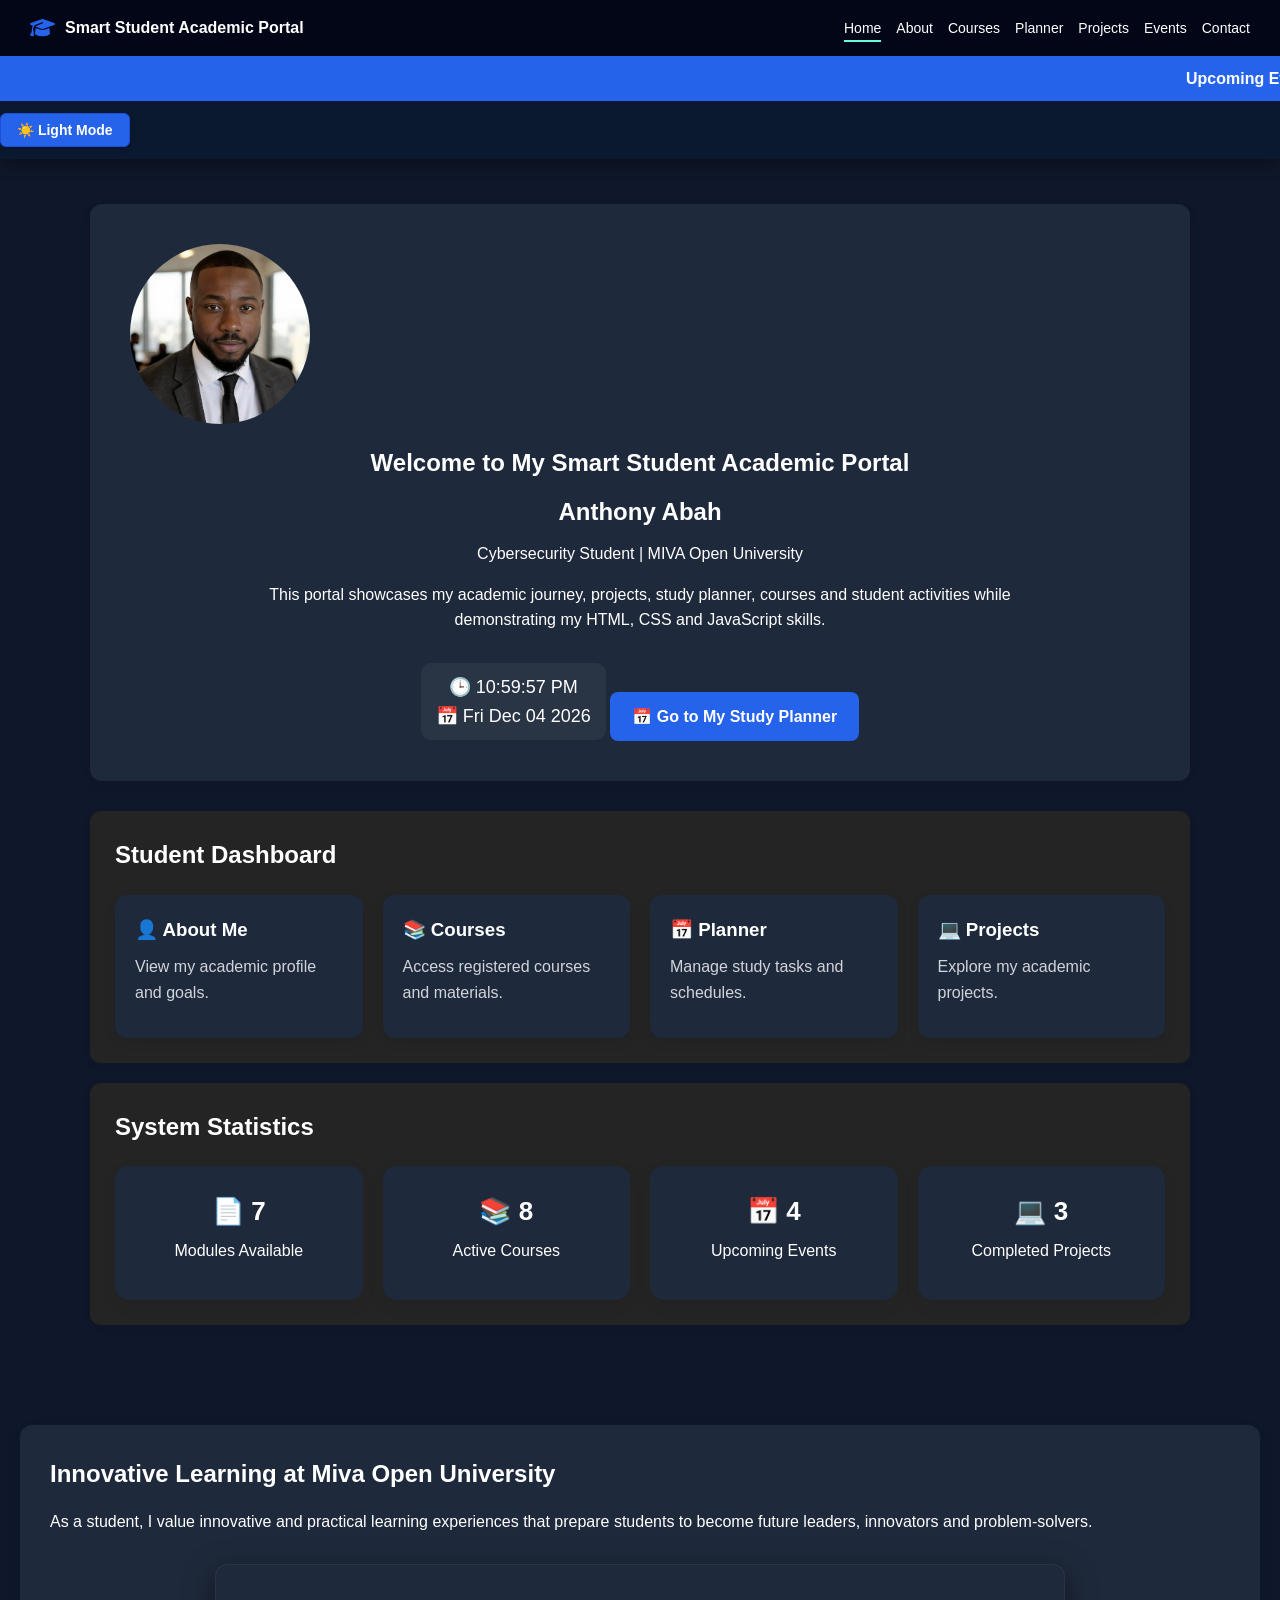
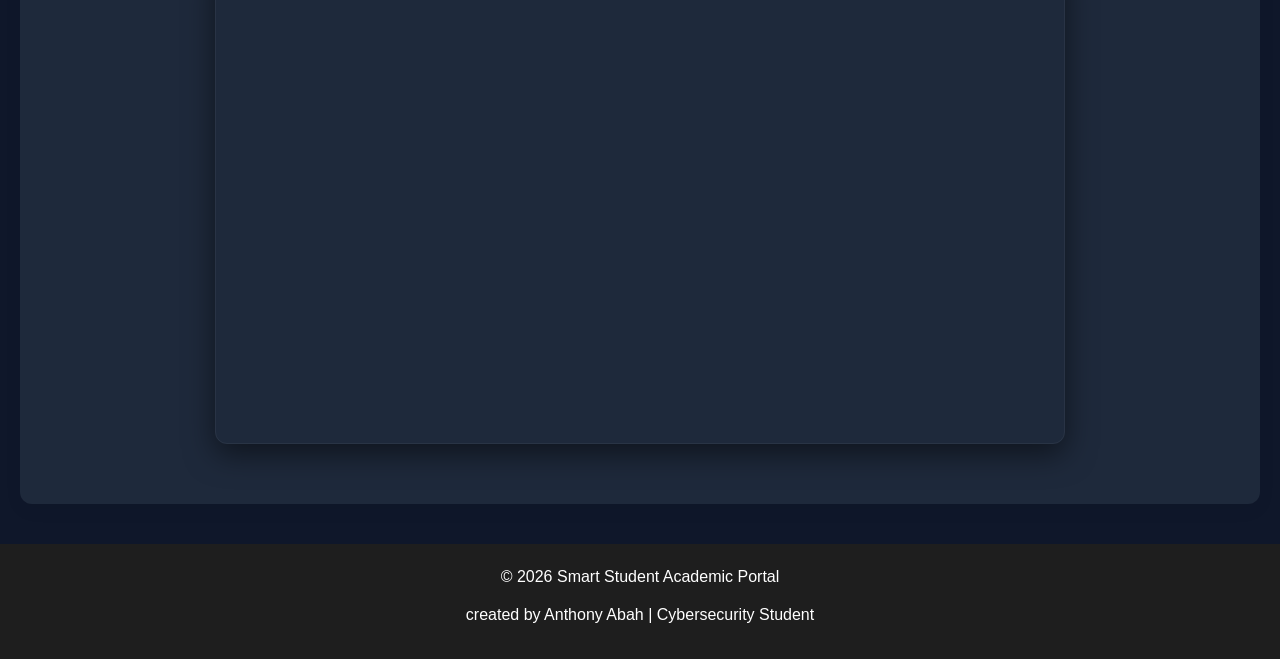
<file: index.html>
<!DOCTYPE html>
<html lang="en">

<head>
<meta charset="UTF-8">
<meta name="viewport" content="width=device-width, initial-scale=1.0">
<title>Smart Student Academic Portal</title>
<link rel="stylesheet" href="https://cdnjs.cloudflare.com/ajax/libs/font-awesome/6.5.0/css/all.min.css">
<script>
(function () {
    const savedTheme = localStorage.getItem("theme");

    if (savedTheme === "dark") {
        document.documentElement.classList.add("dark-mode");
    }
})();
</script>

<link rel="stylesheet" href="style.css">
</head>

<body>
<div id="loader">
    <div class="spinner"></div>
    <p>Loading Smart Portal...</p>
</div>

<!-- HEADER -->
<header>

<nav>
    <div class="logo">
<i class="fa-solid fa-graduation-cap"></i>
Smart Student Academic Portal
</div>

    <ul>
        <li><a href="index.html">Home</a></li>
        <li><a href="about.html">About</a></li>
        <li><a href="courses.html">Courses</a></li>
        <li><a href="planner.html">Planner</a></li>
        <li><a href="projects.html">Projects</a></li>
        <li><a href="events.html">Events</a></li>
        <li><a href="appointments.html">Contact</a></li>
    </ul>
</nav>

<div class="sticky-bar">
        <marquee>
            Upcoming Events: Department Orientation | CSC106 Lab Assessment | Cybersecurity Awareness Seminar | Student Innovation Workshop
        </marquee>
        <button id="darkModeBtn" onclick="toggleDarkMode()">
            🌙 Dark Mode
        </button>
    </div>

</header>

<!-- MAIN CONTENT -->
<main class="container">

<!-- HERO SECTION -->
<section class="hero-home">

    <img src="images/my-photo.jpg" alt="Anthony Abah" class="profile-image">

    <h1>Welcome to My Smart Student Academic Portal</h1>

    <h2>Anthony Abah</h2>

    <p>Cybersecurity Student | MIVA Open University</p>

    <p>
        This portal showcases my academic journey, projects, study planner, courses and student activities while demonstrating my HTML, CSS and JavaScript skills.
    </p>

    <!-- LIVE CLOCK -->
    <div id="dateTime"></div>

    <!-- CTA BUTTON -->
    <a href="planner.html" class="cta-button">
        📅 Go to My Study Planner
    </a>

</section>

<!-- STUDENT DASHBOARD (NAVIGATION SYSTEM) -->
<section class="content-block">

    <h2>Student Dashboard</h2>

    <div class="dashboard-grid">

        <a href="about.html" class="dash-card">
            <h3>👤 About Me</h3>
            <p>View my academic profile and goals.</p>
        </a>

        <a href="courses.html" class="dash-card">
            <h3>📚 Courses</h3>
            <p>Access registered courses and materials.</p>
        </a>

        <a href="planner.html" class="dash-card">
            <h3>📅 Planner</h3>
            <p>Manage study tasks and schedules.</p>
        </a>

        <a href="projects.html" class="dash-card">
            <h3>💻 Projects</h3>
            <p>Explore my academic projects.</p>
        </a>

    </div>

</section>

<!-- SYSTEM STATISTICS -->
<section class="content-block">

    <h2>System Statistics</h2>

    <div class="stats-grid">

        <div class="stat-card">
            <h3>📄 7</h3>
            <p>Modules Available</p>
        </div>

        <div class="stat-card">
            <h3>📚 8</h3>
            <p>Active Courses</p>
        </div>

        <div class="stat-card">
            <h3>📅 4</h3>
            <p>Upcoming Events</p>
        </div>

        <div class="stat-card">
            <h3>💻 3</h3>
            <p>Completed Projects</p>
        </div>

    </div>

</section>

</main>

<!-- MULTIMEDIA SECTION -->
<section class="multimedia">

<h2>Innovative Learning at Miva Open University</h2>

<p>
As a student, I value innovative and practical learning experiences that prepare students to become future leaders, innovators and problem-solvers.
</p>

<iframe
width="100%"
height="400"
src="https://www.youtube.com/embed/z3Wjd0KyfBA"
title="Miva Open University Innovative Learning"
allowfullscreen>
</iframe>

</section>

<!-- FOOTER -->
<footer>

<p>© 2026 Smart Student Academic Portal</p>
<p>created by Anthony Abah | Cybersecurity Student</p>

</footer>

<script src="script.js"></script>
<button id="topBtn" onclick="scrollToTop()">↑ Top</button>
</body>
</html>
</file>
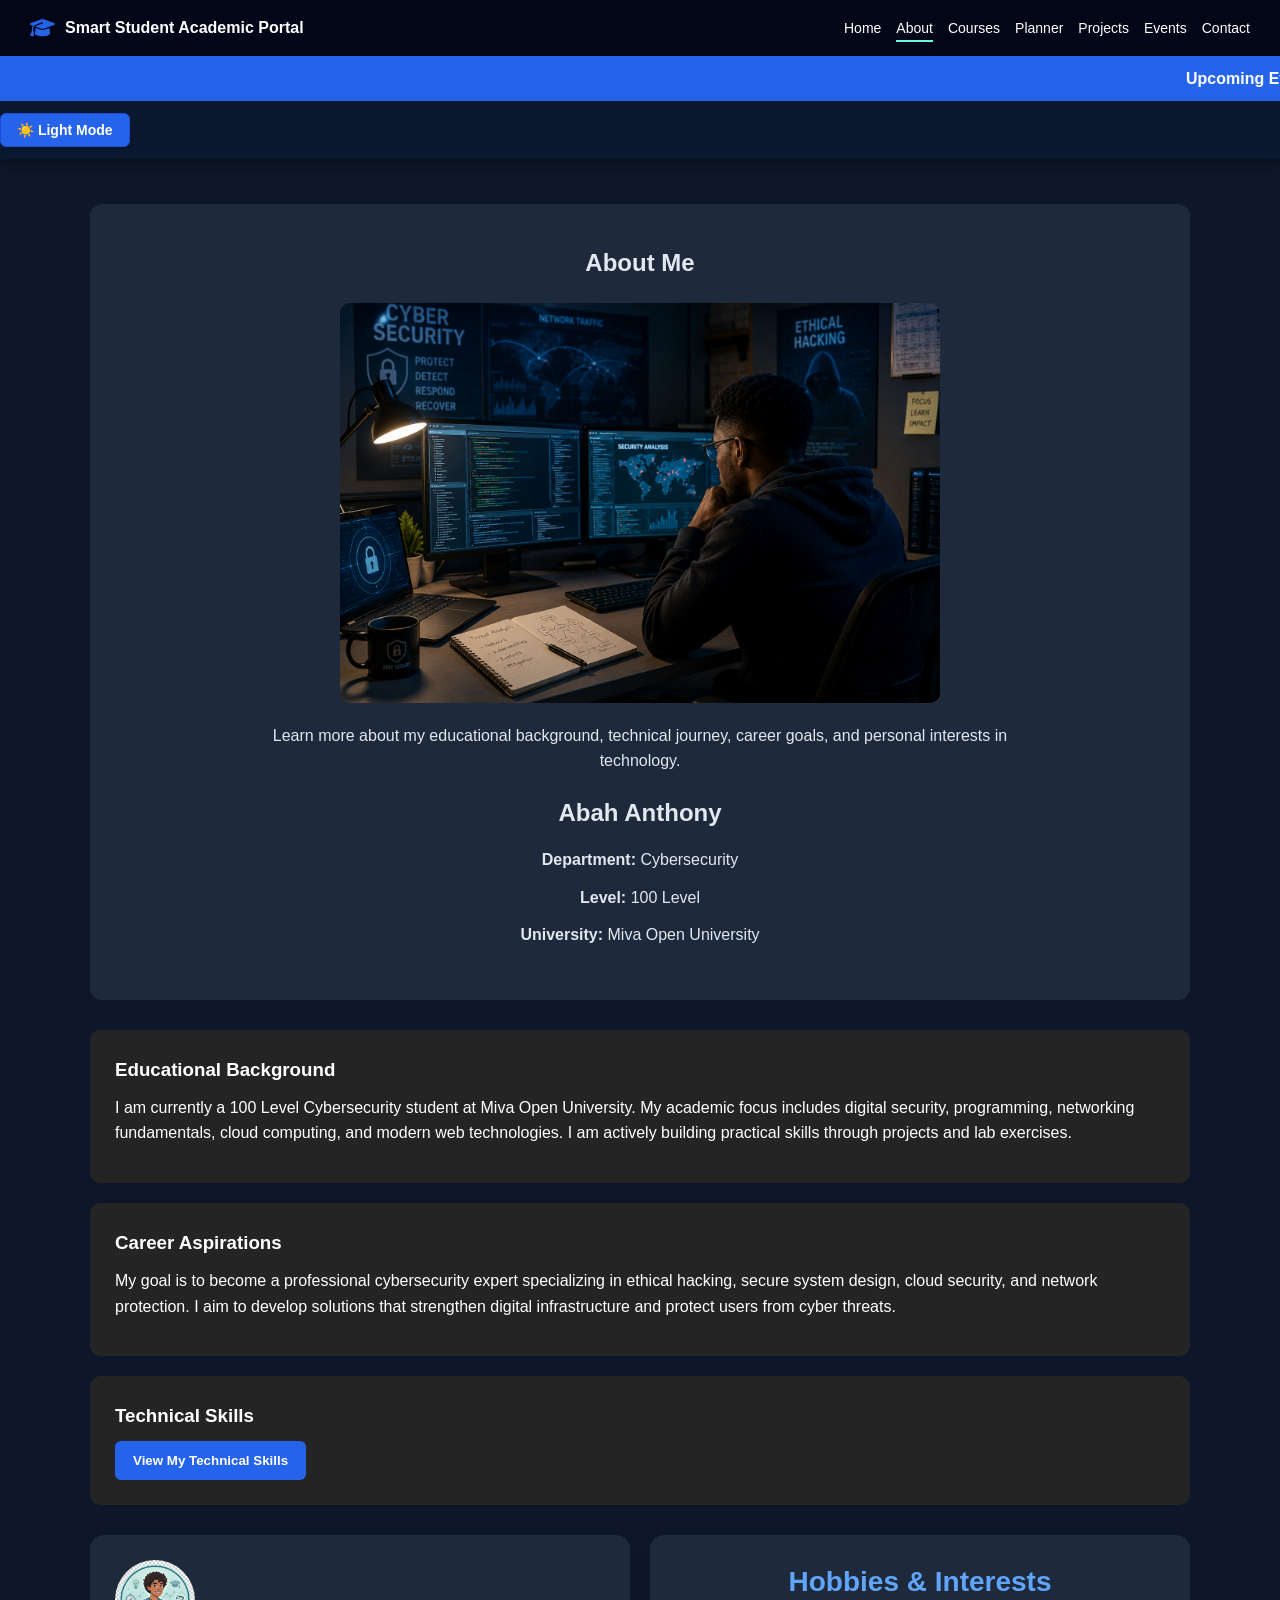
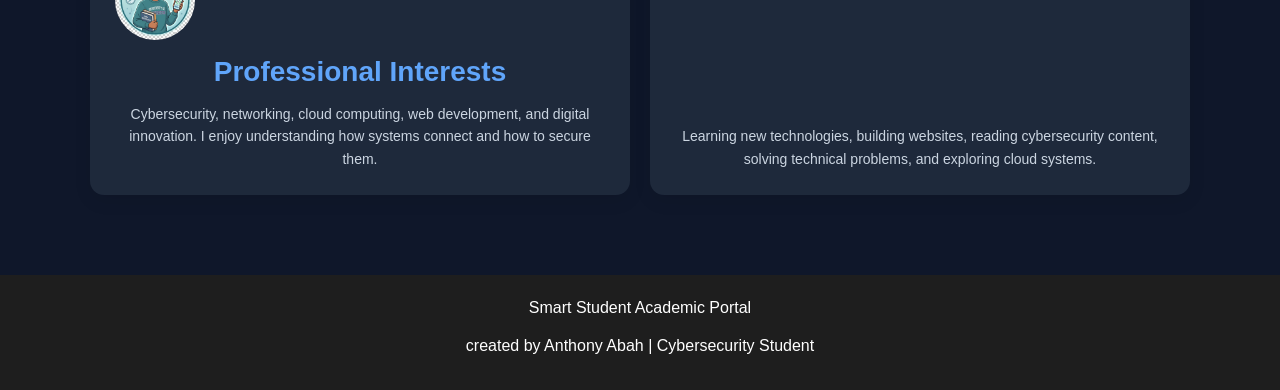
<file: about.html>
<!DOCTYPE html>
<html lang="en">

<head>
<meta charset="UTF-8">
<meta name="viewport" content="width=device-width, initial-scale=1.0">

<title>About Me | Smart Student Academic Portal</title>
<link rel="stylesheet" href="https://cdnjs.cloudflare.com/ajax/libs/font-awesome/6.5.0/css/all.min.css">

<link rel="stylesheet" href="style.css">

<script>
(function () {
    const savedTheme = localStorage.getItem("theme");

    if (savedTheme === "dark") {
        document.documentElement.classList.add("dark-mode");
    }
})();
</script>
</head>

<body>

    <div id="loader">
    <div class="spinner"></div>
    <p>Loading Smart Portal...</p>
</div>
<header>

<nav>
<div class="logo">
<i class="fa-solid fa-graduation-cap"></i>
Smart Student Academic Portal
</div>

<ul>
<li><a href="index.html">Home</a></li>
<li><a href="about.html" class="active">About</a></li>
<li><a href="courses.html">Courses</a></li>
<li><a href="planner.html">Planner</a></li>
<li><a href="projects.html">Projects</a></li>
<li><a href="events.html">Events</a></li>
<li><a href="appointments.html">Contact</a></li>
</ul>
</nav>

<div class="sticky-bar">
        <marquee>
            Upcoming Events: Department Orientation | CSC106 Lab Assessment | Cybersecurity Awareness Seminar | Student Innovation Workshop
        </marquee>
        <button id="darkModeBtn" onclick="toggleDarkMode()">
            🌙 Dark Mode
        </button>
    </div>

</header>


<main class="container">

<section class="about-hero">

<h1>About Me</h1>

<img src="images/cyber-analysis.png"
alt="Cybersecurity Professional Analyzing Data">

<p>
Learn more about my educational background, technical journey, career goals, and personal interests in technology.
</p>

<h2>Abah Anthony</h2>

<p><strong>Department:</strong> Cybersecurity</p>
<p><strong>Level:</strong> 100 Level</p>
<p><strong>University:</strong> Miva Open University</p>

</section>


<section class="content-block">

<h3>Educational Background</h3>

<p>
I am currently a 100 Level Cybersecurity student at Miva Open University.
My academic focus includes digital security, programming, networking fundamentals,
cloud computing, and modern web technologies. I am actively building practical skills
through projects and lab exercises.
</p>

</section>


<section class="content-block">

<h3>Career Aspirations</h3>

<p>
My goal is to become a professional cybersecurity expert specializing in ethical hacking,
secure system design, cloud security, and network protection. I aim to develop solutions
that strengthen digital infrastructure and protect users from cyber threats.
</p>

</section>


<section class="content-block">

<h3>Technical Skills</h3>

<button onclick="toggleSkills()">View My Technical Skills</button>

<div id="skills" style="display:none;">
<ul>
<li>HTML5 & CSS3</li>
<li>JavaScript Basics</li>
<li>Python Programming</li>
<li>Cybersecurity Fundamentals</li>
<li>Networking Basics</li>
<li>Cloud Networking Fundamentals</li>
<li>Cloud Computing Concepts</li>
<li>Network Security Principles</li>
<li>Problem Solving</li>
</ul>
</div>

</section>


<section class="card-container">

<div class="card">
<img src="images/student-avatar.png" alt="Student Avatar">
<h3>Professional Interests</h3>
<p>
Cybersecurity, networking, cloud computing, web development, and digital innovation.
I enjoy understanding how systems connect and how to secure them.
</p>
</div>

<div class="card">
<h3>Hobbies & Interests</h3>
<p>
Learning new technologies, building websites, reading cybersecurity content,
solving technical problems, and exploring cloud systems.
</p>
</div>

</section>

</main>


<footer>
<p>Smart Student Academic Portal</p>
<p>created by Anthony Abah | Cybersecurity Student</p>
</footer>


<script src="script.js"></script>
<button id="topBtn" onclick="scrollToTop()">↑ Top</button>
</body>
</html>
</file>
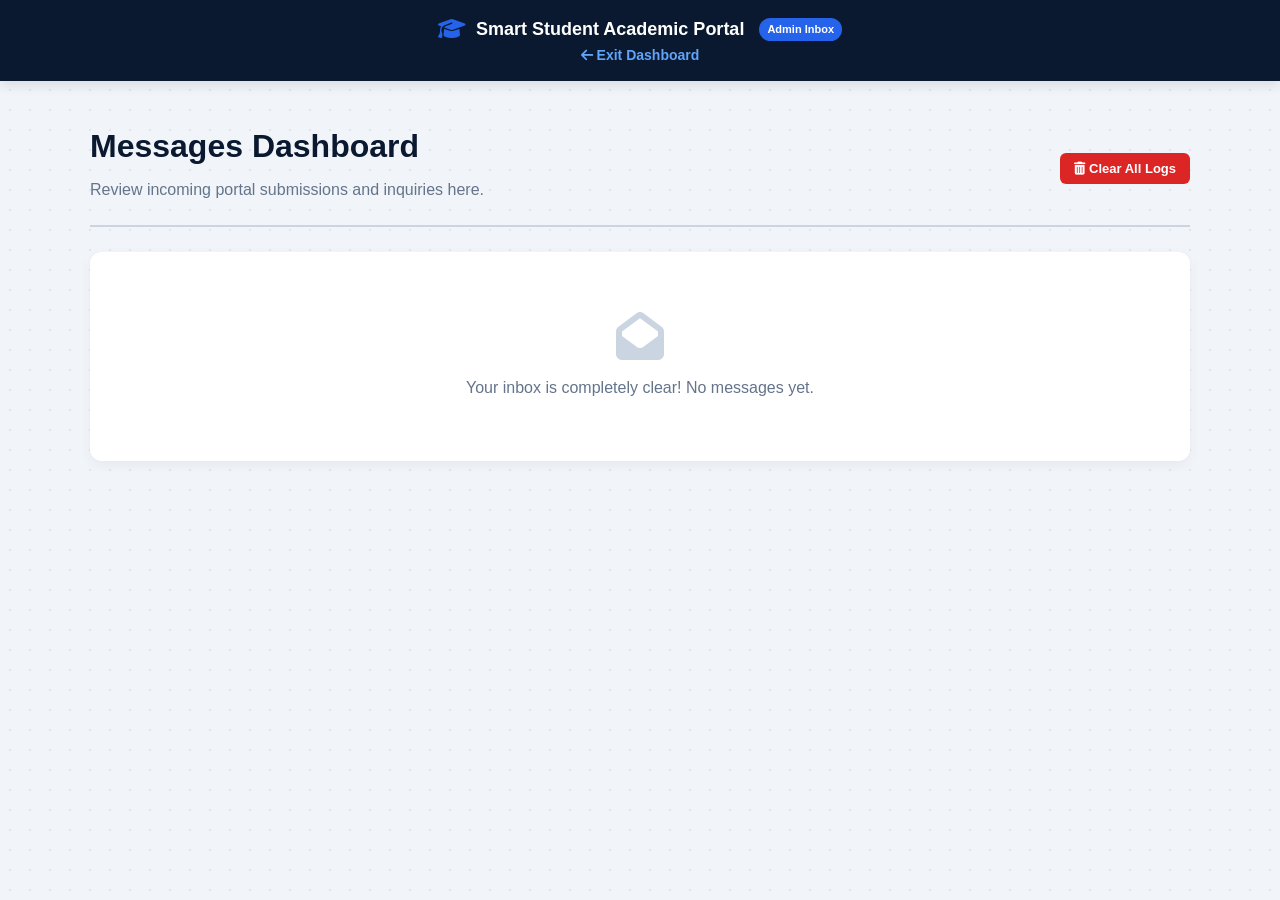
<file: admin.html>
<!DOCTYPE html>
<html>
<head>
    <title>Admin Inbox</title>
    <link rel="stylesheet" href="https://cdnjs.cloudflare.com/ajax/libs/font-awesome/6.5.0/css/all.min.css">
    <link rel="stylesheet" href="style.css">
</head>
<body>

<div id="loader">
    <div class="spinner"></div>
    <p>Loading Admin Dashboard...</p>
</div>

<header style="background: #0A192F; color: white; padding: 15px 30px; display: flex; justify-content: space-between; align-items: center; box-shadow: 0 4px 12px rgba(0,0,0,0.1);">
    <div class="logo" style="display: flex; align-items: center; gap: 10px; font-weight: bold; font-size: 18px;">
        <i class="fa-solid fa-graduation-cap" style="color: #2563eb; font-size: 22px;"></i>
        Smart Student Academic Portal <span style="background: #2563eb; font-size: 11px; padding: 3px 8px; border-radius: 20px; margin-left: 5px;">Admin Inbox</span>
    </div>
    <a href="index.html" style="color: #60a5fa; text-decoration: none; font-size: 14px; font-weight: 600; transition: 0.3s;"><i class="fa-solid fa-arrow-left"></i> Exit Dashboard</a>
</header>

<main class="container" style="padding-top: 40px;">
    <div style="display: flex; justify-content: space-between; align-items: center; margin-bottom: 25px; border-bottom: 2px solid #cbd5e1; padding-bottom: 10px;">
        <div>
            <h1 style="margin: 0; color: #0A192F;">Messages Dashboard</h1>
            <p style="color: #64748b; margin-top: 5px;">Review incoming portal submissions and inquiries here.</p>
        </div>
        <button onclick="clearInbox()" style="background: #dc2626; color: white; padding: 8px 14px; font-size: 13px; font-weight: 600; border-radius: 6px; border: none; cursor: pointer;">
            <i class="fa-solid fa-trash-can"></i> Clear All Logs
        </button>
    </div>

    <div id="messages"></div>
</main>

<script>
function loadMessages() {
    let inbox = JSON.parse(localStorage.getItem("messages")) || [];
    let container = document.getElementById("messages");

    if (!container) return;

    if (inbox.length === 0) {
        container.innerHTML = `
            <div style="text-align: center; padding: 60px 20px; background: white; border-radius: 12px; box-shadow: 0 4px 12px rgba(0,0,0,0.05);">
                <i class="fa-solid fa-envelope-open" style="font-size: 48px; color: #cbd5e1; margin-bottom: 15px;"></i>
                <p style="color: #64748b; font-size: 16px; margin: 0;">Your inbox is completely clear! No messages yet.</p>
            </div>`;
        return;
    }

    // Maps out messages into stunning card formats with crisp spacing
    container.innerHTML = inbox.map((msg, index) => `
        <div class="card" style="opacity: 1; transform: none; display: block; background: white; border-radius: 12px; padding: 25px; margin-bottom: 20px; box-shadow: 0 4px 15px rgba(0,0,0,0.05); text-align: left; border-left: 5px solid #2563eb;">
            <h3 style="color: #0A192F; margin-bottom: 15px; font-size: 20px; display: flex; align-items: center; gap: 8px;"><i class="fa-solid fa-circle-user" style="color: #2563eb;"></i> ${msg.name}</h3>
            <div style="display: grid; grid-template-columns: repeat(auto-fit, minmax(200px, 1fr)); gap: 10px; margin-bottom: 15px; background: #f8fafc; padding: 12px; border-radius: 8px; font-size: 14px;">
                <p style="margin: 0; color: #334155;"><strong><i class="fa-solid fa-envelope" style="width: 16px;"></i> Email:</strong> ${msg.email}</p>
                <p style="margin: 0; color: #334155;"><strong><i class="fa-solid fa-phone" style="width: 16px;"></i> Phone:</strong> ${msg.phone}</p>
                <p style="margin: 0; color: #334155;"><strong><i class="fa-solid fa-circle-info" style="width: 16px;"></i> Purpose:</strong> ${msg.purpose}</p>
            </div>
            <p style="color: #1e293b; background: #ffffff; padding: 10px 0; font-size: 15px; border-top: 1px dashed #e2e8f0; margin-bottom: 15px;"><strong>Message:</strong><br>${msg.message}</p>
            <p style="margin: 0; text-align: right;"><small style="color: #94a3b8; font-size: 12px;"><i class="fa-solid fa-clock"></i> Received: ${msg.time}</small></p>
        </div>
    `).join("");
}

// Clear Inbox utility method feature
function clearInbox() {
    if (confirm("Are you sure you want to permanently clear all inbox data records? This step cannot be undone.")) {
        localStorage.removeItem("messages");
        loadMessages();
    }
}

window.addEventListener("DOMContentLoaded", () => {
    let loader = document.getElementById("loader");
    if (loader) {
        setTimeout(() => {
            loader.classList.add("hide");
        }, 400);
    }
    loadMessages();
});
</script>

</body>
</html>
</file>
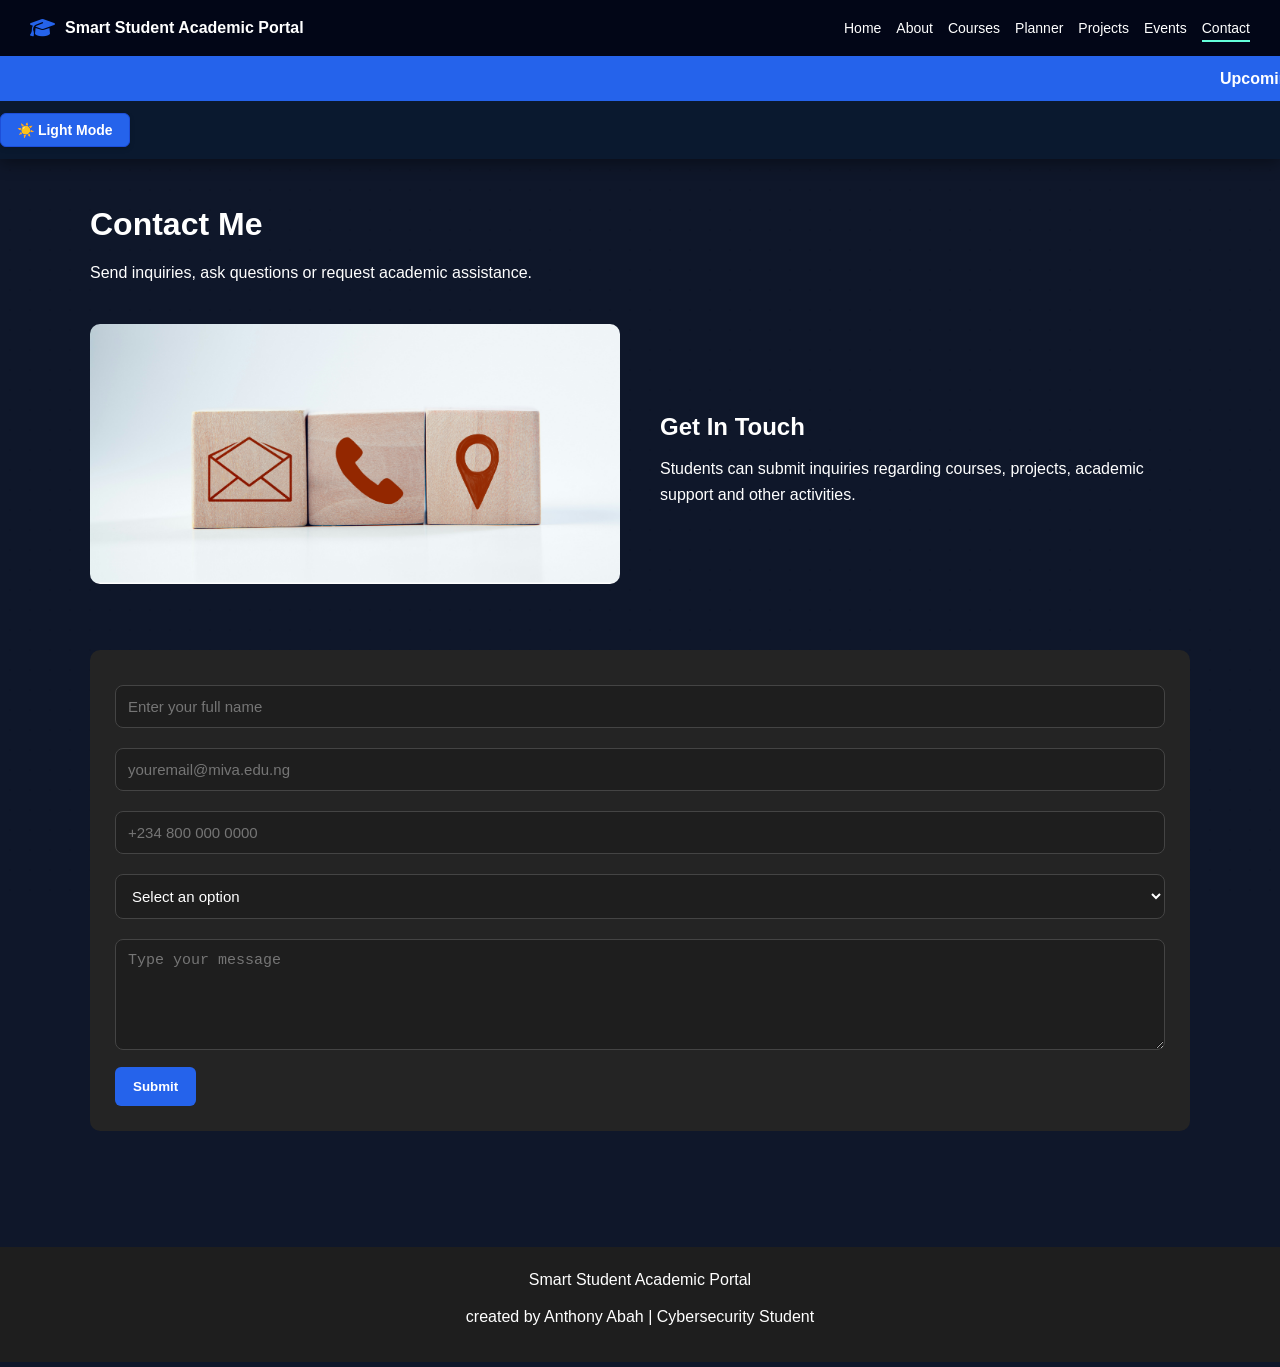
<file: appointments.html>
<!DOCTYPE html>

<html lang="en">

<head>

<meta charset="UTF-8">

<meta name="viewport" content="width=device-width, initial-scale=1.0">

<title>Contact | Smart Student Academic Portal</title>
<link rel="stylesheet" href="https://cdnjs.cloudflare.com/ajax/libs/font-awesome/6.5.0/css/all.min.css">
<script>
(function () {
    const savedTheme = localStorage.getItem("theme");

    if (savedTheme === "dark") {
        document.documentElement.classList.add("dark-mode");
    }
})();
</script>

<link rel="stylesheet" href="style.css">

</head>

<body>

    <div id="loader">
    <div class="spinner"></div>
    <p>Loading Smart Portal...</p>
</div>
<header>

<nav>

<div class="logo">
<i class="fa-solid fa-graduation-cap"></i>
Smart Student Academic Portal
</div>

<ul>

<li><a href="index.html">Home</a></li>

<li><a href="about.html">About</a></li>

<li><a href="courses.html">Courses</a></li>

<li><a href="planner.html">Planner</a></li>

<li><a href="projects.html">Projects</a></li>

<li><a href="events.html">Events</a></li>

<li><a href="appointments.html">Contact</a></li>

</ul>

</nav>

<div class="sticky-bar">
        <marquee>
            Upcoming Events: Department Orientation | CSC106 Lab Assessment | Cybersecurity Awareness Seminar | Student Innovation Workshop
        </marquee>
        <button id="darkModeBtn" onclick="toggleDarkMode()">
            🌙 Dark Mode
        </button>
    </div>

</header>


<main class="container">

<h1>Contact Me</h1>

<p>

Send inquiries, ask questions or request academic assistance.

</p>

<br>

<div class="hero">

<div class="hero-image">

<img src="images/contact.png" alt="Contact">

</div>

<div class="hero-text">

<h2>Get In Touch</h2>

<p>

Students can submit inquiries regarding courses, projects, academic support and other activities.

</p>

</div>

</div>

<br>

<form id="contactForm">

<input id="fullName" type="text" placeholder="Enter your full name" required>
<input id="email" type="email" placeholder="youremail@miva.edu.ng" required>
<input id="phone" type="tel" inputmode="numeric"
placeholder="+234 800 000 0000"
pattern="^\+?[0-9]{7,15}$"
required>

<select id="purpose" required>
    <option value="">Select an option</option>
    <option>Academic Inquiry</option>
    <option>Course Registration</option>
    <option>Project Discussion</option>
    <option>General Support</option>
</select>

<textarea id="message" rows="5" placeholder="Type your message" required></textarea>

<button type="button" onclick="bookAppointment()">
    Submit
</button>

</form>

<h3 id="appointmentMessage"></h3>

<br>


</div>
<div id="toast" class="toast"></div>
</main>


<footer>

<p>Smart Student Academic Portal</p>

<p>created by Anthony Abah | Cybersecurity Student</p>

</footer>

<script src="script.js"></script>
<button id="topBtn" onclick="scrollToTop()">↑ Top</button>
<script>
function bookAppointment() {
    // 1. Grab values from my actual HTML IDs
    let nameField = document.getElementById("fullName");
    let emailField = document.getElementById("email");
    let phoneField = document.getElementById("phone");
    let purposeField = document.getElementById("purpose");
    let messageField = document.getElementById("message");

    // Check if the form is completely filled out before saving
    if (!nameField.value || !emailField.value || !phoneField.value || !purposeField.value || !messageField.value) {
        alert("Please fill in all fields before submitting.");
        return;
    }

    // 2. Build the message object to match my Inbox mapping structure
    let newMsg = {
        name: nameField.value,
        email: emailField.value,
        phone: phoneField.value,
        purpose: purposeField.value,
        message: messageField.value,
        time: new Date().toLocaleString()
    };

    // 3. Pull existing messages array, push the new data, and save back to localStorage
    let inbox = JSON.parse(localStorage.getItem("messages")) || [];
    inbox.push(newMsg);
    localStorage.setItem("messages", JSON.stringify(inbox));

    // 4. Provide visual feedback and clear the form inputs
    let outputMessage = document.getElementById("appointmentMessage");
    if (outputMessage) {
        outputMessage.innerText = "🎉 Message recorded successfully and sent to Admin Inbox!";
        outputMessage.style.color = "#10b981"; 
    } else {
        alert("Message recorded successfully!");
    }

    
    document.getElementById("contactForm").reset();
}
</script>
</body>

</html>
</file>
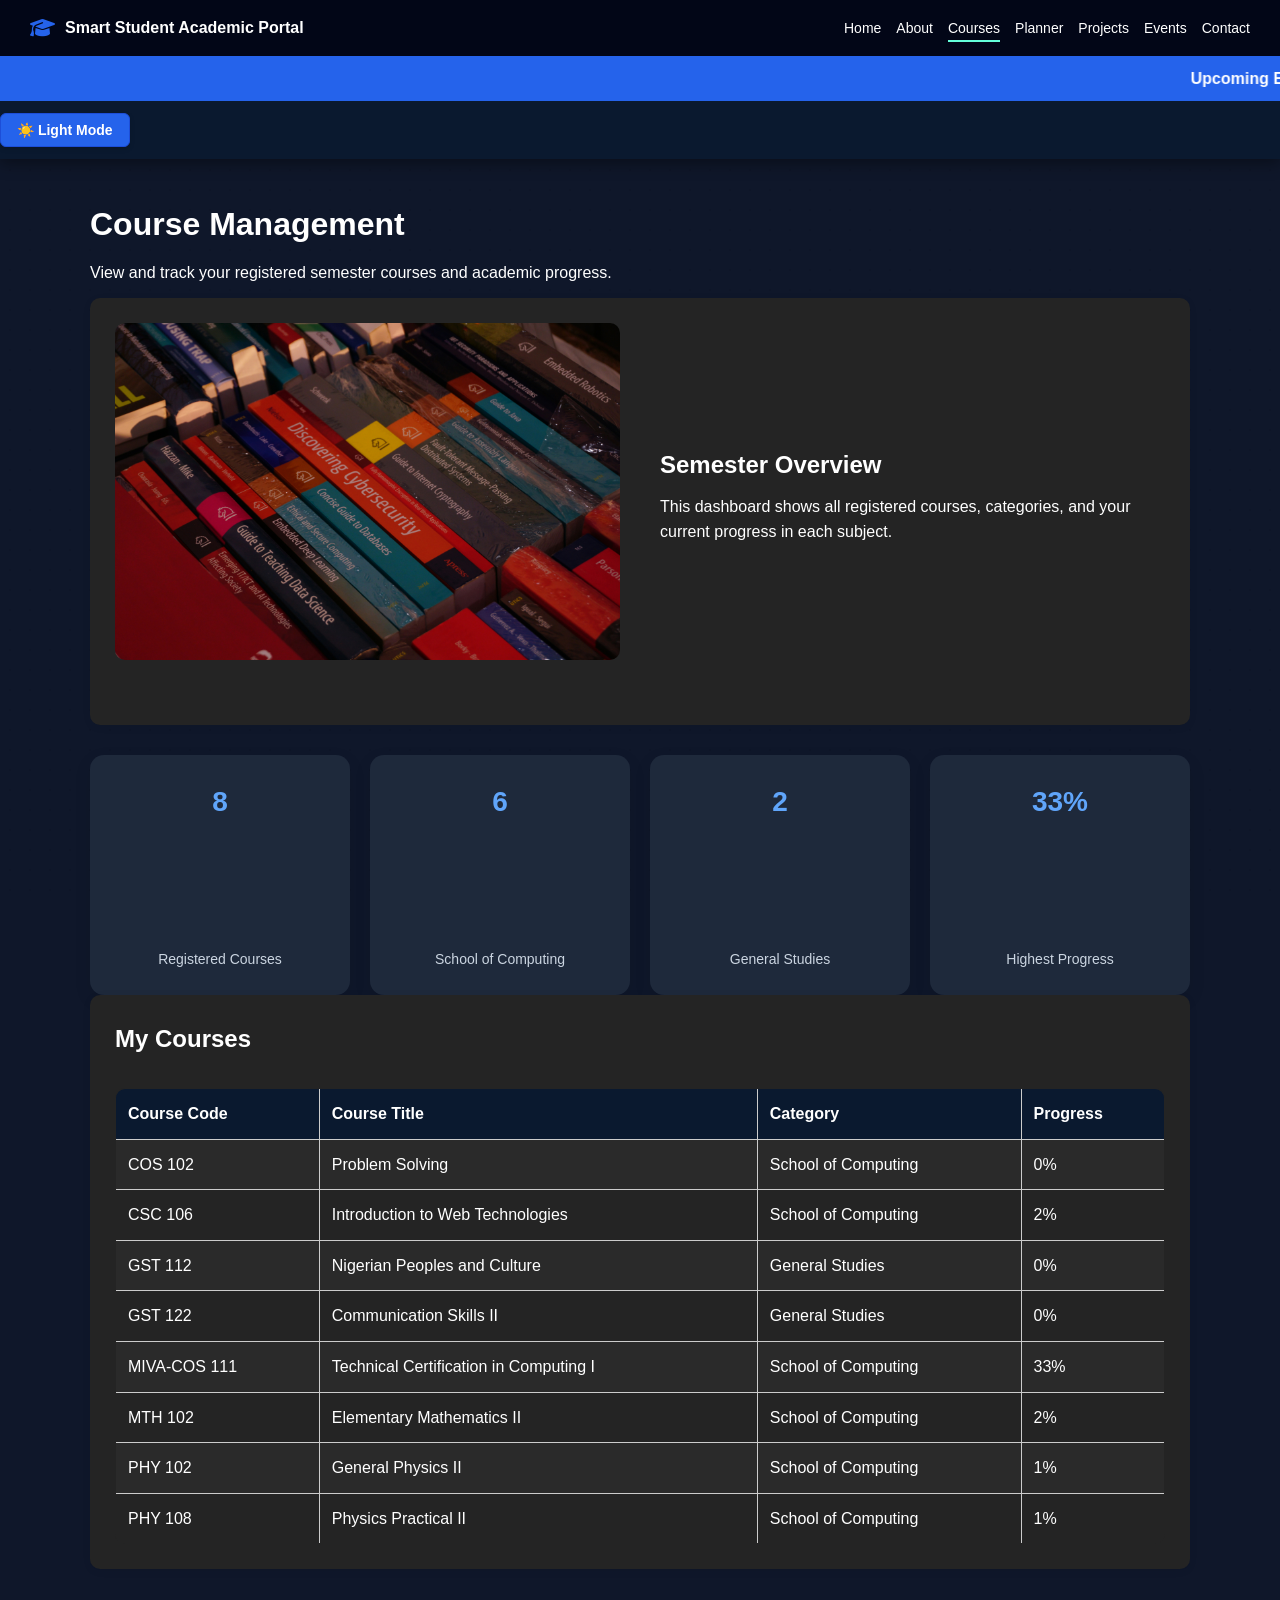
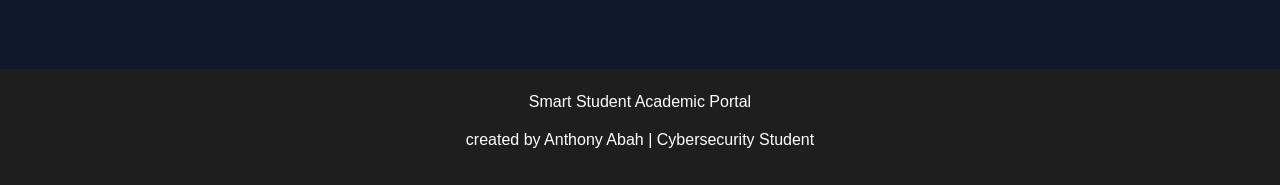
<file: courses.html>
<!DOCTYPE html>

<html lang="en">

<head>

<meta charset="UTF-8">

<meta name="viewport" content="width=device-width, initial-scale=1.0">

<title>Course Management | Smart Student Academic Portal</title>
<link rel="stylesheet" href="https://cdnjs.cloudflare.com/ajax/libs/font-awesome/6.5.0/css/all.min.css">
<script>
(function () {
    const savedTheme = localStorage.getItem("theme");

    if (savedTheme === "dark") {
        document.documentElement.classList.add("dark-mode");
    }
})();
</script>

<link rel="stylesheet" href="style.css">

</head>

<body>

    <div id="loader">
    <div class="spinner"></div>
    <p>Loading Smart Portal...</p>
</div>
<header>

<nav>

<div class="logo">
<i class="fa-solid fa-graduation-cap"></i>
Smart Student Academic Portal
</div>

<ul>

<li><a href="index.html">Home</a></li>

<li><a href="about.html">About</a></li>

<li><a href="courses.html">Courses</a></li>

<li><a href="planner.html">Planner</a></li>

<li><a href="projects.html">Projects</a></li>

<li><a href="events.html">Events</a></li>

<li><a href="appointments.html">Contact</a></li>

</ul>

</nav>

<div class="sticky-bar">
        <marquee>
            Upcoming Events: Department Orientation | CSC106 Lab Assessment | Cybersecurity Awareness Seminar | Student Innovation Workshop
        </marquee>
        <button id="darkModeBtn" onclick="toggleDarkMode()">
            🌙 Dark Mode
        </button>
    </div>

</header>


<main class="container">

    <h1>Course Management</h1>
    <p>View and track your registered semester courses and academic progress.</p>

    <!-- HERO SECTION -->
    <section class="content-block">

        <div class="hero">
            <div class="hero-image">
                <img src="images/online-learning.png" alt="Online Learning Platform">
            </div>

            <div class="hero-text">
                <h2>Semester Overview</h2>
                <p>
                    This dashboard shows all registered courses, categories, and your current progress in each subject.
                </p>
            </div>
        </div>

    </section>

    <!-- COURSE SUMMARY CARDS -->
    <section class="card-container">

        <div class="card">
            <h3>8</h3>
            <p>Registered Courses</p>
        </div>

        <div class="card">
            <h3>6</h3>
            <p>School of Computing</p>
        </div>

        <div class="card">
            <h3>2</h3>
            <p>General Studies</p>
        </div>

        <div class="card">
            <h3>33%</h3>
            <p>Highest Progress</p>
        </div>

    </section>

    <!-- COURSE TABLE SECTION -->
    <section class="content-block">

        <h2>My Courses</h2>

    <div class="table-wrapper">
    <table>

            <tr>
                <th>Course Code</th>
                <th>Course Title</th>
                <th>Category</th>
                <th>Progress</th>
            </tr>

            <tr>
                <td>COS 102</td>
                <td>Problem Solving</td>
                <td>School of Computing</td>
                <td>0%</td>
            </tr>

            <tr>
                <td>CSC 106</td>
                <td>Introduction to Web Technologies</td>
                <td>School of Computing</td>
                <td>2%</td>
            </tr>

            <tr>
                <td>GST 112</td>
                <td>Nigerian Peoples and Culture</td>
                <td>General Studies</td>
                <td>0%</td>
            </tr>

            <tr>
                <td>GST 122</td>
                <td>Communication Skills II</td>
                <td>General Studies</td>
                <td>0%</td>
            </tr>

            <tr>
                <td>MIVA-COS 111</td>
                <td>Technical Certification in Computing I</td>
                <td>School of Computing</td>
                <td>33%</td>
            </tr>

            <tr>
                <td>MTH 102</td>
                <td>Elementary Mathematics II</td>
                <td>School of Computing</td>
                <td>2%</td>
            </tr>

            <tr>
                <td>PHY 102</td>
                <td>General Physics II</td>
                <td>School of Computing</td>
                <td>1%</td>
            </tr>

            <tr>
                <td>PHY 108</td>
                <td>Physics Practical II</td>
                <td>School of Computing</td>
                <td>1%</td>
            </tr>

        </table>
</div>
    </section>

</main>

<footer>

<p>

Smart Student Academic Portal

</p>

<p>

created by Anthony Abah | Cybersecurity Student

</p>

</footer>

<script src="script.js"></script>
<button id="topBtn" onclick="scrollToTop()">↑ Top</button>
</body>

</html>
</file>
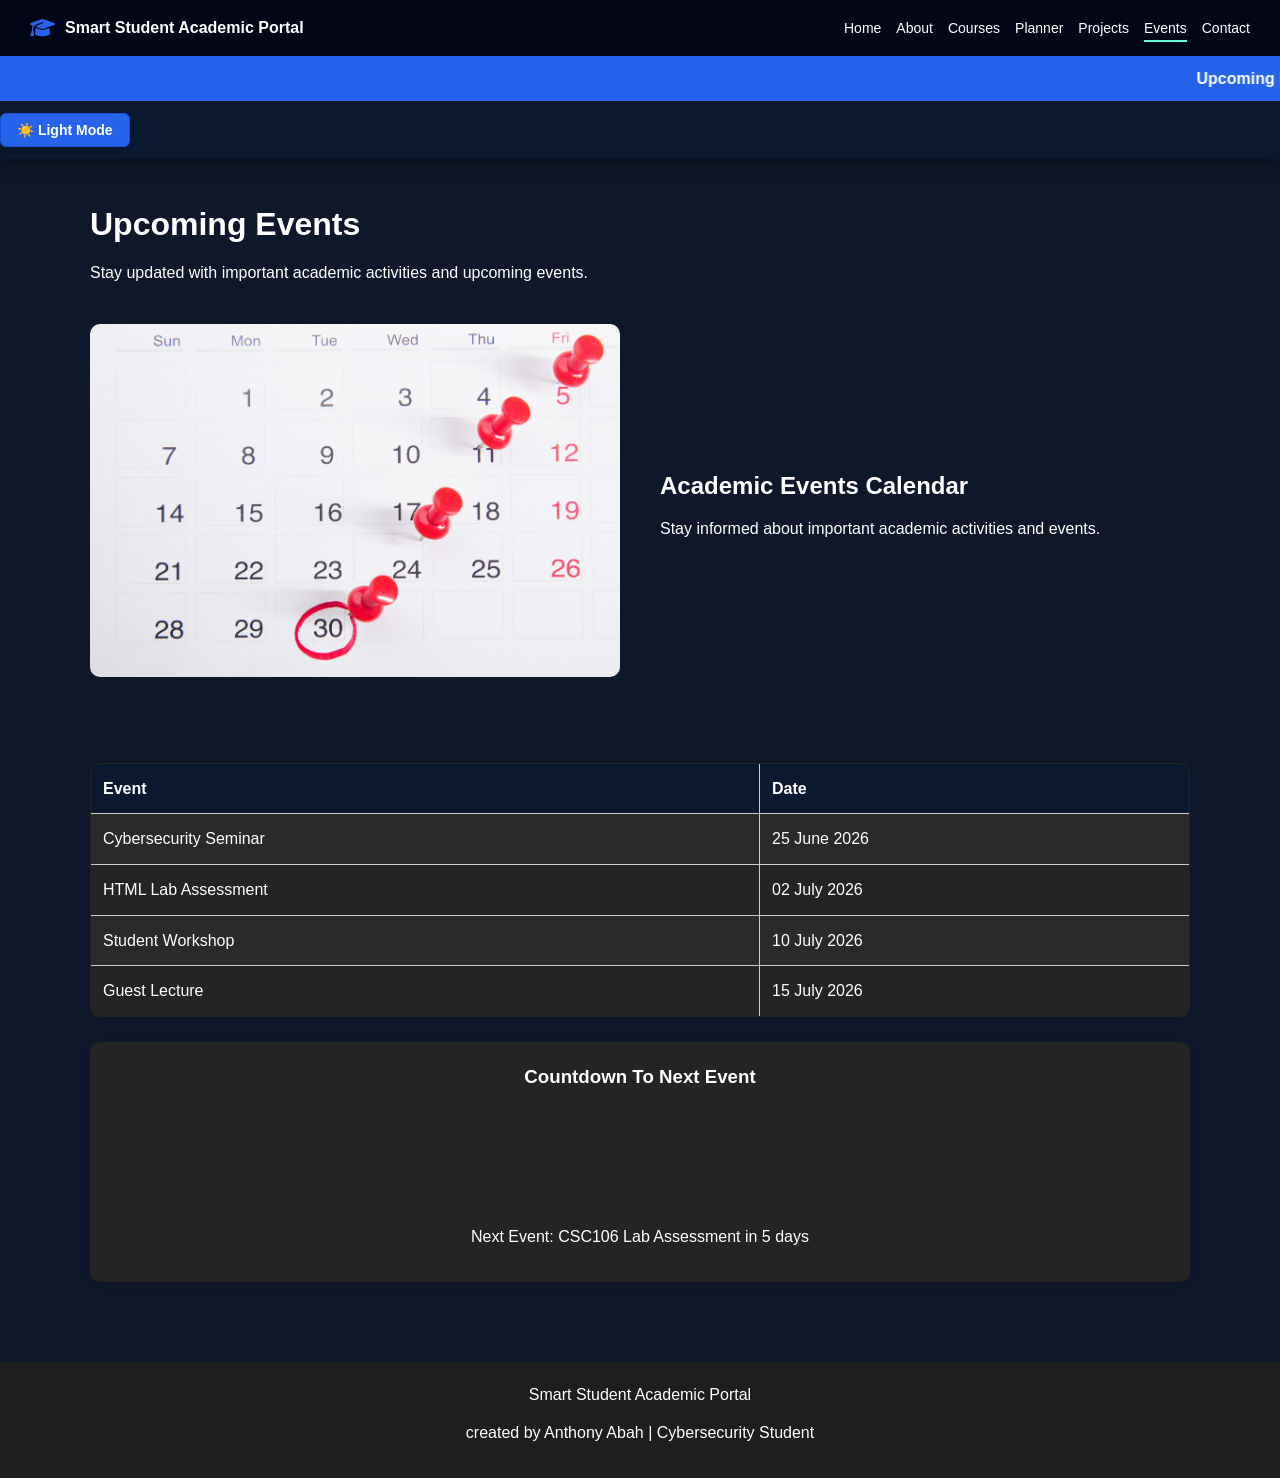
<file: events.html>
<!DOCTYPE html>

<html lang="en">

<head>

<meta charset="UTF-8">

<meta name="viewport" content="width=device-width, initial-scale=1.0">

<title>Upcoming Events | Smart Student Academic Portal</title>
<link rel="stylesheet" href="https://cdnjs.cloudflare.com/ajax/libs/font-awesome/6.5.0/css/all.min.css">
<script>
(function () {
    const savedTheme = localStorage.getItem("theme");

    if (savedTheme === "dark") {
        document.documentElement.classList.add("dark-mode");
    }
})();
</script>

<link rel="stylesheet" href="style.css">

</head>

<body>

    <div id="loader">
    <div class="spinner"></div>
    <p>Loading Smart Portal...</p>
</div>
<header>

<nav>

<div class="logo">
<i class="fa-solid fa-graduation-cap"></i>
Smart Student Academic Portal
</div>

<ul>

<li><a href="index.html">Home</a></li>

<li><a href="about.html">About</a></li>

<li><a href="courses.html">Courses</a></li>

<li><a href="planner.html">Planner</a></li>

<li><a href="projects.html">Projects</a></li>

<li><a href="events.html">Events</a></li>

<li><a href="appointments.html">Contact</a></li>

</ul>

</nav>

<div class="sticky-bar">
        <marquee>
            Upcoming Events: Department Orientation | CSC106 Lab Assessment | Cybersecurity Awareness Seminar | Student Innovation Workshop
        </marquee>
        <button id="darkModeBtn" onclick="toggleDarkMode()">
            🌙 Dark Mode
        </button>
    </div>

</header>


<main class="container">

<h1>Upcoming Events</h1>
<p>

Stay updated with important academic activities and upcoming events.

</p>

<br>

<div class="hero">

<div class="hero-image">

<img src="images/education-chart.png" alt="Events">

</div>

<div class="hero-text">

<h2>Academic Events Calendar</h2>

<p>

Stay informed about important academic activities and events.

</p>

</div>

</div>

<br>

<div class="table-wrapper">
    <table>

<tr>

<th>Event</th>

<th>Date</th>

</tr>

<tr>

<td>Cybersecurity Seminar</td>

<td>25 June 2026</td>

</tr>

<tr>

<td>HTML Lab Assessment</td>

<td>02 July 2026</td>

</tr>

<tr>

<td>Student Workshop</td>

<td>10 July 2026</td>

</tr>

<tr>

<td>Guest Lecture</td>

<td>15 July 2026</td>

</tr>

    </table>
</div>

<br>

<div class="card">

<h3>Countdown To Next Event</h3>

<p id="countdown">

Loading...

</p>

</div>

</main>


<footer>

<p>Smart Student Academic Portal</p>

<p>created by Anthony Abah | Cybersecurity Student</p>

</footer>

<script src="script.js"></script>
<button id="topBtn" onclick="scrollToTop()">↑ Top</button>
</body>

</html>
</file>
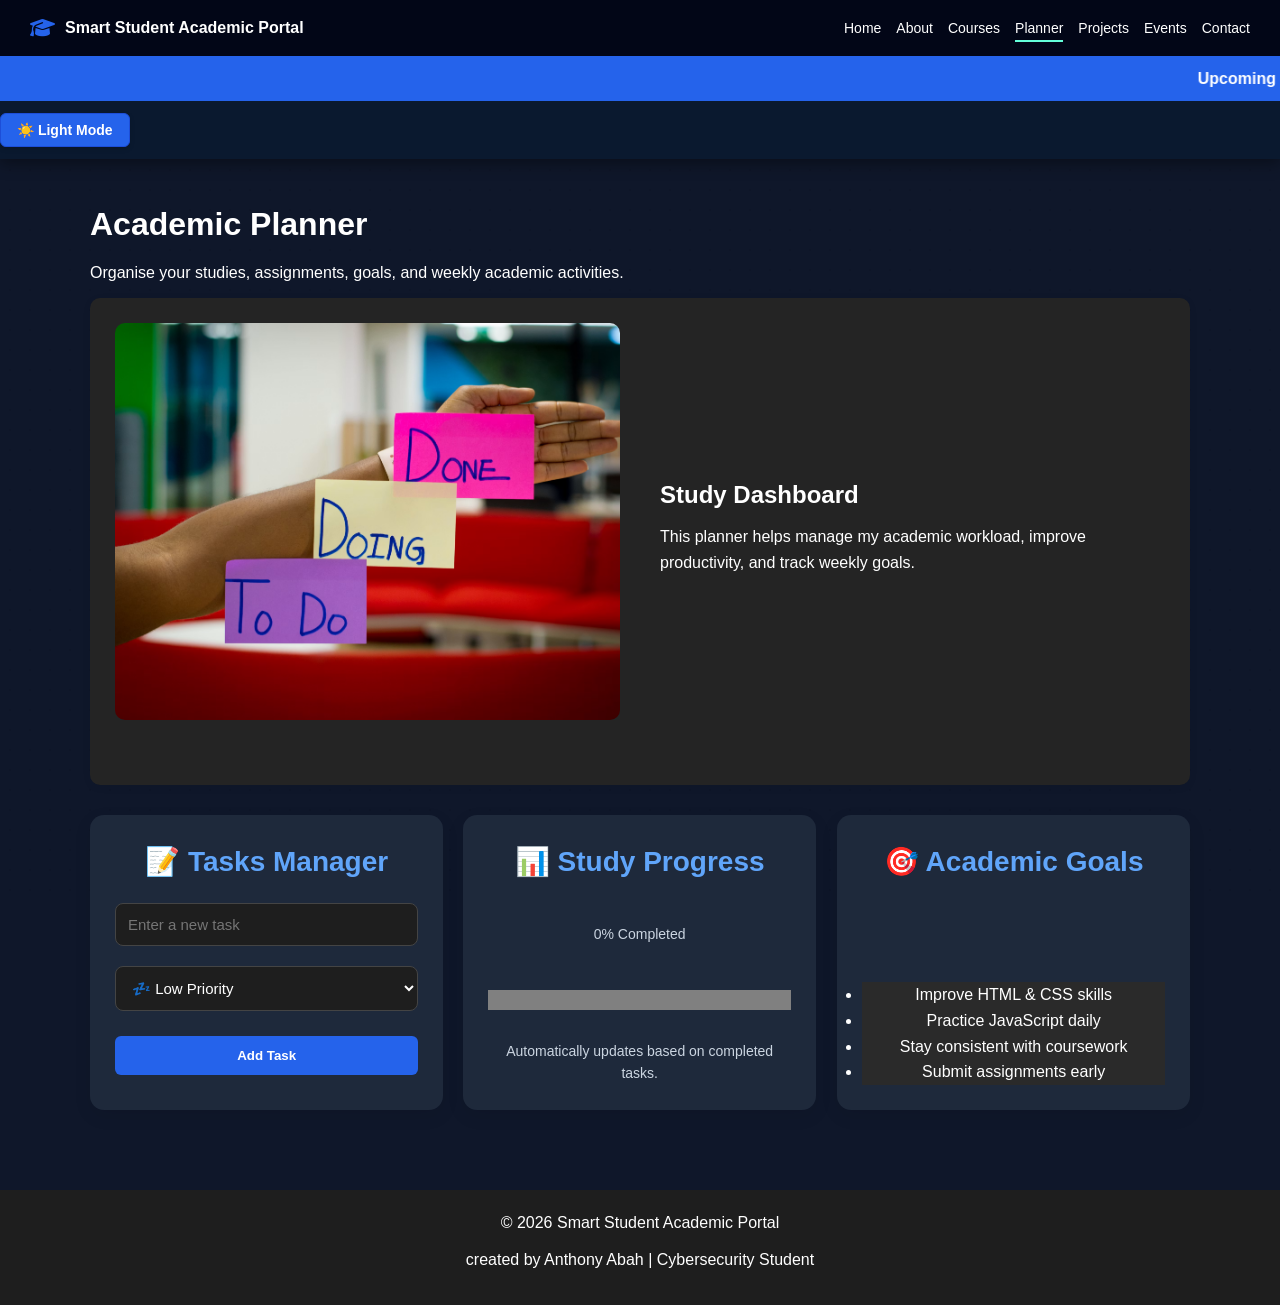
<file: planner.html>
<!DOCTYPE html>
<html lang="en">

<head>

<meta charset="UTF-8">

<meta name="viewport" content="width=device-width, initial-scale=1.0">

<title>Academic Planner | Smart Student Academic Portal</title>
<link rel="stylesheet" href="https://cdnjs.cloudflare.com/ajax/libs/font-awesome/6.5.0/css/all.min.css">
<script>
(function () {
    const savedTheme = localStorage.getItem("theme");

    if (savedTheme === "dark") {
        document.documentElement.classList.add("dark-mode");
    }
})();
</script>

<link rel="stylesheet" href="style.css">

</head>

<body>
<div id="loader">
    <div class="spinner"></div>
    <p>Loading Smart Portal...</p>
</div>

<header>

<nav>

<div class="logo">
<i class="fa-solid fa-graduation-cap"></i>
Smart Student Academic Portal
</div>

<ul>

<li><a href="index.html">Home</a></li>

<li><a href="about.html">About</a></li>

<li><a href="courses.html">Courses</a></li>

<li><a href="planner.html">Planner</a></li>

<li><a href="projects.html">Projects</a></li>

<li><a href="events.html">Events</a></li>

<li><a href="appointments.html">Contact</a></li>

</ul>

</nav>

<div class="sticky-bar">
        <marquee>
            Upcoming Events: Department Orientation | CSC106 Lab Assessment | Cybersecurity Awareness Seminar | Student Innovation Workshop
        </marquee>
        <button id="darkModeBtn" onclick="toggleDarkMode()">
            🌙 Dark Mode
        </button>
    </div>

</header>


<main class="container">

    <h1>Academic Planner</h1>
    <p>Organise your studies, assignments, goals, and weekly academic activities.</p>

    <!-- HERO -->
    <section class="content-block">

        <div class="hero">

            <div class="hero-image">
                <img src="images/study-planner.png" alt="Study Planner">
            </div>

            <div class="hero-text">
                <h2>Study Dashboard</h2>
                <p>
                    This planner helps manage my academic workload, improve productivity, and track weekly goals.
                </p>
            </div>

        </div>

    </section>

    <!-- MAIN PLANNER GRID -->
<section class="card-container">

    <!-- TASK MANAGER -->
    <div class="card">

    <h3>📝 Tasks Manager</h3>

    <input type="text" id="newTask" placeholder="Enter a new task">

    <select id="taskPriority">
        <option value="low">💤 Low Priority</option>
        <option value="medium">⚡ Medium Priority</option>
        <option value="high">🔥 High Priority</option>
    </select>

    <button onclick="addTask()">Add Task</button>

    <ul id="taskList"></ul>

</div>

    <!-- STUDY PROGRESS (ONLY ONE VERSION) -->
    <div class="card">

        <h3>📊 Study Progress</h3>

        <p id="progressText">0% Completed</p>

        <progress id="progressBar" value="0" max="100"></progress>

        <p>Automatically updates based on completed tasks.</p>

    </div>

    <!-- ACADEMIC GOALS -->
    <div class="card">

        <h3>🎯 Academic Goals</h3>

        <ul>
            <li>Improve HTML & CSS skills</li>
            <li>Practice JavaScript daily</li>
            <li>Stay consistent with coursework</li>
            <li>Submit assignments early</li>
        </ul>

    </div>

</section>

</main>


<footer>

<p>© 2026 Smart Student Academic Portal</p>

<p>created by Anthony Abah | Cybersecurity Student</p>

</footer>

<script src="script.js"></script>
<button id="topBtn" onclick="scrollToTop()">↑ Top</button>
</body>

</html>
</file>
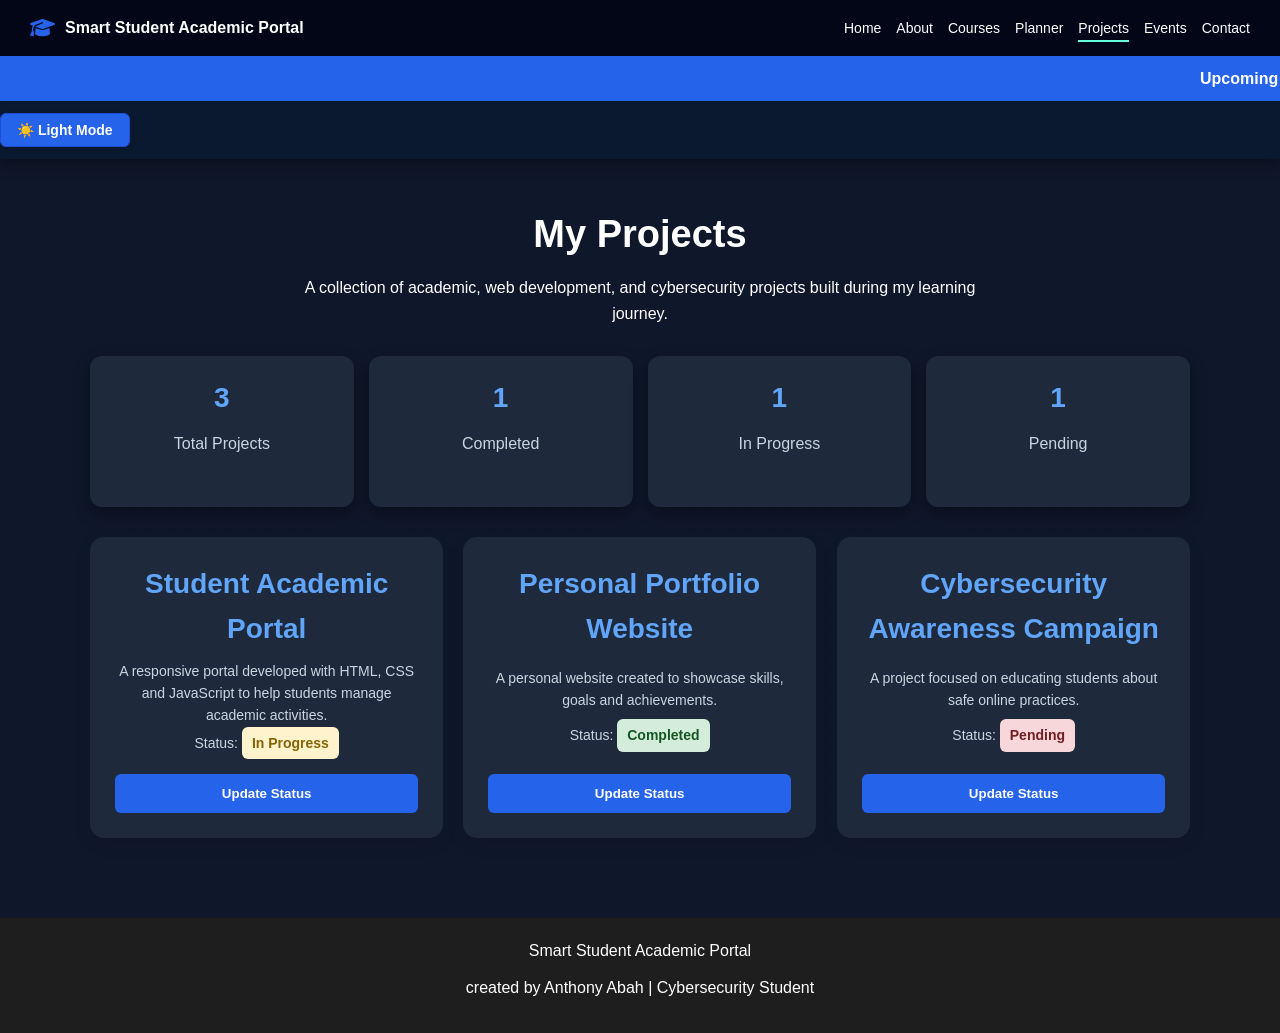
<file: projects.html>
<!DOCTYPE html>
<html lang="en">

<head>
<meta charset="UTF-8">
<meta name="viewport" content="width=device-width, initial-scale=1.0">
<title>Projects | Smart Student Academic Portal</title>
<link rel="stylesheet" href="https://cdnjs.cloudflare.com/ajax/libs/font-awesome/6.5.0/css/all.min.css">
<script>
(function () {
    const savedTheme = localStorage.getItem("theme");

    if (savedTheme === "dark") {
        document.documentElement.classList.add("dark-mode");
    }
})();
</script>

<link rel="stylesheet" href="style.css">
</head>

<body>
<div id="loader">
    <div class="spinner"></div>
    <p>Loading Smart Portal...</p>
</div>

<header>

<nav>
<div class="logo">
<i class="fa-solid fa-graduation-cap"></i>
Smart Student Academic Portal
</div>

<ul>
<li><a href="index.html">Home</a></li>
<li><a href="about.html">About</a></li>
<li><a href="courses.html">Courses</a></li>
<li><a href="planner.html">Planner</a></li>
<li><a href="projects.html">Projects</a></li>
<li><a href="events.html">Events</a></li>
<li><a href="appointments.html">Contact</a></li>
</ul>
</nav>

<div class="sticky-bar">
        <marquee>
            Upcoming Events: Department Orientation | CSC106 Lab Assessment | Cybersecurity Awareness Seminar | Student Innovation Workshop
        </marquee>
        <button id="darkModeBtn" onclick="toggleDarkMode()">
            🌙 Dark Mode
        </button>
    </div>

</header>

<main class="container">

<!-- HERO / HEADER SECTION -->
<section class="projects-hero">

<h1>My Projects</h1>

<p>
A collection of academic, web development, and cybersecurity projects built during my learning journey.
</p>

<!-- STATS -->
<div class="project-summary">

<div class="summary-card">
<h3>3</h3>
<p>Total Projects</p>
</div>

<div class="summary-card">
<h3>1</h3>
<p>Completed</p>
</div>

<div class="summary-card">
<h3>1</h3>
<p>In Progress</p>
</div>

<div class="summary-card">
<h3>1</h3>
<p>Pending</p>
</div>

</div>

</section>

<!-- PROJECT CARDS -->
<section class="card-container">

<div class="card">
<h3>Student Academic Portal</h3>
<p>A responsive portal developed with HTML, CSS and JavaScript to help students manage academic activities.</p>
<p>Status: <span id="project1Status">In Progress</span></p>
<button onclick="updateProjectStatus('project1Status')">Update Status</button>
</div>

<div class="card">
<h3>Personal Portfolio Website</h3>
<p>A personal website created to showcase skills, goals and achievements.</p>
<p>Status: <span id="project2Status">Completed</span></p>
<button onclick="updateProjectStatus('project2Status')">Update Status</button>
</div>

<div class="card">
<h3>Cybersecurity Awareness Campaign</h3>
<p>A project focused on educating students about safe online practices.</p>
<p>Status: <span id="project3Status">Pending</span></p>
<button onclick="updateProjectStatus('project3Status')">Update Status</button>
</div>

</section>

</main>

<footer>
<p>Smart Student Academic Portal</p>
<p>created by Anthony Abah | Cybersecurity Student</p>
</footer>

<script src="script.js"></script>
<button id="topBtn" onclick="scrollToTop()">↑ Top</button>
</body>
</html>
</file>
<file: style.css>
/* ================================================== */
/* REMOVE TOP SAGGING SPACE             */
/* ================================================== */


html, body {
    margin: 0 !important;
    padding: 0 !important;
}


header, 
header h1, 
header .logo,
header nav {
    margin-top: 0 !important;
}

/* ===================== */
/* RESET */
/* ===================== */

* {
    margin: 0;
    padding: 0;
    box-sizing: border-box;
}

/* ===================== */
/* BODY */
/* ===================== */

body {
    font-family: Arial, sans-serif;
    line-height: 1.6;
    color: #333;
    background: #f1f5f9;
}

body::before {
    content: "";
    position: fixed;
    top: 0;
    left: 0;
    width: 100%;
    height: 100%;
    background-image: radial-gradient(#00000010 1px, transparent 1px);
    background-size: 20px 20px;
    pointer-events: none;
    z-index: -1;
}

/* ===================== */
/* TYPOGRAPHY FIX */
/* ===================== */

h1, h2, h3 {
    color: #0A192F;
    margin-bottom: 10px;
}

p {
    margin-bottom: 12px;
}

/* ===================== */
/* HEADER */
/* ===================== */

header {
    background: #0A192F;
    color: white;
}

/* NAVIGATION */

nav {
    display: flex;
    justify-content: space-between;
    align-items: center;
    padding: 15px 30px;
    background: #0f172a;
    color: white;
}

nav ul {
    display: flex;
    gap: 15px;
    list-style: none;
}

nav ul li a {
    color: white;
    text-decoration: none;
    font-size: 14px;
    transition: 0.3s ease;
}

nav ul li a:hover {
    color: #60a5fa;
}

nav {
    position: fixed;
    top: 0;
    left: 0;
    width: 100%;
    z-index: 1000;
}

nav {
    transition: all 0.3s ease;
    box-shadow: 0 2px 10px rgba(0,0,0,0.1);
}

nav ul li a.active {
    color: #64FFDA;
    border-bottom: 2px solid #64FFDA;
    padding-bottom: 4px;
}

/* ===================== */
/* MARQUEE */
/* ===================== */

marquee {
    background: #2563EB;
    color: white;
    padding: 10px;
    font-weight: bold;
}

/* ===================== */
/* BUTTONS */
/* ===================== */

button {
    background: #2563EB;
    color: white;
    border: none;
    padding: 12px 18px;
    border-radius: 6px;
    cursor: pointer;
    transition: 0.3s;
}

button:hover {
    background: #0A192F;
}

/* ===================== */
/* CONTAINER */
/* ===================== */

.container {
    width: 90%;
    max-width: 1100px;
    margin: auto;
    padding: 40px 0;
}

/* ===================== */
/* HERO (FIXED FOR ABOUT PAGE) */
/* ===================== */

/* ===================== */
/* HERO SECTION */
/* ===================== */

.hero {
    display: flex;
    align-items: center;
    justify-content: space-between;
    gap: 40px;
    margin-bottom: 40px;
    flex-wrap: wrap;
}

.hero-image,
.hero-text {
    flex: 1;
}

.hero img {
    width: 100%;
    max-width: 600px;
    border-radius: 10px;
    display: block;
}

.hero-text {
    text-align: left;
}

/* ===================== */
/* SECTIONS (IMPORTANT FIX) */
/* ===================== */

.content-block {
    background: white;
    padding: 25px;
    margin-bottom: 20px;
    border-radius: 10px;
    box-shadow: 0 2px 10px rgba(0,0,0,0.05);
}

/* ===================== */
/* HERO TEXT */
/* ===================== */

.hero-text {
    margin-top: 20px;
}

/* ===================== */
/* SKILLS LIST */
/* ===================== */

#skills {
    margin-top: 15px;
    padding-left: 20px;
}

/* ===================== */
/* CARDS */
/* ===================== */

.card-container {
    display: grid;
    grid-template-columns: repeat(auto-fit, minmax(250px, 1fr));
    gap: 20px;
    margin-top: 30px;
}

.card {
    background: white;
    padding: 20px;
    border-radius: 10px;
    box-shadow: 0 2px 8px rgba(0,0,0,0.1);
    text-align: center;
    transition: transform 0.3s ease;
}

.card:hover {
    transform: translateY(-8px);
    box-shadow: 0 14px 28px rgba(0,0,0,0.15);
}

.card img {
    width: 80px;
    height: 80px;
    border-radius: 50%;
    margin-bottom: 10px;
}

.card,
.content-block,
.stat-card,
.dash-card {
    backdrop-filter: blur(6px);
}

.card button {
    margin-top: 15px;
}

.card {
    opacity: 0;
    transform: translateY(40px);
    transition: all 0.7s cubic-bezier(0.2, 0.8, 0.2, 1);
    will-change: transform, opacity;
}

/* When visible */
.card.show {
    opacity: 1;
    transform: translateY(0);
}

/* Smoth Hover */
.card:hover {
    transform: translateY(-6px);
    box-shadow: 0 12px 24px rgba(0,0,0,0.12);
}

/* ===================== */
/* TABLES */
/* ===================== */


table, th, td {
    border: 1px solid #ccc;
}

th {
    background: #0A192F;
    color: white;
    padding: 12px;
}

td {
    padding: 12px;
    text-align: center;
}

/* ===================== */
/* FORMS */
/* ===================== */

form {
    background: white;
    padding: 25px;
    border-radius: 10px;
}

input,
textarea,
select{

width:100%;
padding:12px;
margin:10px 0;
border:1px solid #cbd5e1;
border-radius:8px;
font-size:15px;
transition:.3s;

}

input:focus,
textarea:focus,
select:focus{

border-color:#2563eb;
outline:none;
box-shadow:0 0 5px rgba(37,99,235,.3);

}

/* ===================== */
/* FOOTER */
/* ===================== */

footer {
    background: #0A192F;
    color: white;
    text-align: center;
    padding: 20px;
    margin-top: 40px;
}

/* ===================== */
/* DARK MODE */
/* ===================== */

body.dark-mode {
    background-color: #121212;
    color: #ffffff;
}

/* Header & Footer */

body.dark-mode header,
body.dark-mode footer {
    background-color: #1e1e1e;
}

/* Cards and content sections */

body.dark-mode .content-block,
body.dark-mode .card,
body.dark-mode form,
body.dark-mode table {
    background-color: #242424;
    color: #ffffff;
}

/* Headings */

body.dark-mode h1,
body.dark-mode h2,
body.dark-mode h3,
body.dark-mode h4,
body.dark-mode h5,
body.dark-mode h6 {
    color: #ffffff;
}

/* General text */

body.dark-mode p,
body.dark-mode span,
body.dark-mode li,
body.dark-mode label,
body.dark-mode td,
body.dark-mode th {
    color: #ffffff;
}

/* Navigation links */

body.dark-mode nav ul li a {
    color: #ffffff;
}

/* Tables */

body.dark-mode tr:nth-child(even) {
    background-color: #2a2a2a;
}

body.dark-mode tr:hover {
    background-color: #333333;
}

/* Inputs */

body.dark-mode input,
body.dark-mode textarea,
body.dark-mode select {
    background-color: #1e1e1e;
    color: #ffffff;
    border: 1px solid #444;
}

/* Lists inside cards */

body.dark-mode .card ul li {
    background-color: #2a2a2a;
}

/* Date & Time box */

body.dark-mode #dateTime {
    background-color: #1e1e1e;
}

/* Buttons */

body.dark-mode button {
    background-color: #2563EB;
    color: #ffffff;
}

body.dark-mode button:hover {
    background-color: #3b82f6;
}
body.dark-mode {
    background: #0f172a;
    color: #e2e8f0;
}

body.dark-mode nav {
    background: #020617;
}

body.dark-mode .hero-home {
    background: linear-gradient(to right, #0b1220, #0f172a);
}

body.dark-mode .dash-card,
body.dark-mode .stat-card,
body.dark-mode .multimedia {
    background: #1e293b;
    color: #e2e8f0;
}

body.dark-mode #dateTime {
    background: rgba(255,255,255,0.05);
    color: white;
}

body.dark-mode .dash-card{

background:#1e293b;
color:white;

}

body.dark-mode .dash-card h3{

color:white;

}

body.dark-mode .dash-card p{

color:#d1d5db;

}

body.dark-mode .hero-home{

background:#1e293b;
color:white;

}

button{

font-weight:600;

}

/* ===================== */
/* RESPONSIVE */
/* ===================== */

@media (max-width: 768px) {

    nav {
        flex-direction: column;
        align-items: center;
        padding: 20px;
    }

    nav {
        flex-direction: column;
        align-items: center;
        padding: 15px 20px;
        height: auto; 
    }

    nav ul {
        display: flex;
        flex-wrap: wrap;
        justify-content: center;
        gap: 12px;
        margin-top: 10px; 
    }
    .hero {
        flex-direction: column;
        text-align: center;
    }

    .hero-text {
        text-align: center;
    }

    .container {
        width: 95%;
    }

    .card {
        width: 100%;
    }
}

body {
    padding-top: 160px;
}

header marquee {
    display: block;
    margin-top: 50px;
}

/* ================================================== */
/* DESKTOP-ONLY MARQUEE ADJUSTMENT                     */
/* ================================================== */
@media (min-width: 769px) {
    header marquee {
        display: block !important;
        margin: 0 !important;          
        margin-top: -15px !important;  
        padding: 10px !important;      
    }
}

table {
    width: 100%;
    border-collapse: collapse;
    margin-top: 20px;
    background: white;
    border-radius: 10px;
    overflow: hidden;
}

.table-wrapper {
    width: 100%;
    overflow-x: auto;
    -webkit-overflow-scrolling: touch;
}

table {
    width: 100%;
    border-collapse: collapse;
    min-width: 600px; /* keeps structure intact */
}

table {
    width: 100%;
    min-width: 500px;
    border-collapse: collapse;
}

th, td {
    padding: 12px;
    text-align: left;
}

@media (max-width: 768px) {
    table {
        font-size: 13px;
    }

    th, td {
        padding: 8px;
        white-space: nowrap;
    }
}

/* zebra rows */
tr:nth-child(even) {
    background: #f8fafc;
}

tr:hover {
    background: #eef2ff;
}
.hero-home {
    text-align: center;
    background: white;
    padding: 40px;
    border-radius: 12px;
    margin-bottom: 30px;
    box-shadow: 0 2px 10px rgba(0,0,0,0.08);
}

.profile-image {
    width: 180px;
    height: 180px;
    object-fit: cover;
    border-radius: 50%;
    margin-bottom: 20px;
}

.hero-home h1 {
    margin-bottom: 10px;
}

.hero-home h2 {
    margin-bottom: 10px;
}

.hero-home p {
    max-width: 800px;
    margin: 0 auto 15px auto;
}

/* ===================== */
/* MULTIMEDIA SECTION */
/* ===================== */

.multimedia {
    margin: 40px 20px;
    padding: 30px;
    background: #fff;
    border-radius: 12px;
    box-shadow: 0 6px 18px rgba(0,0,0,0.05);
}

.multimedia h2{

margin-bottom: 15px;

}

.multimedia p{

margin-bottom: 20px;

}

.multimedia iframe{

width:100%;
aspect-ratio:16/9;
height:auto;

}
#dateTime {
    margin-top: 15px;
    font-size: 18px;
    font-weight: 500;
    padding: 10px 15px;
    display: inline-block;
    border-radius: 10px;
    background: rgba(0,0,0,0.05);
}
.cta-button {
    display: inline-block;
    margin-top: 20px;
    padding: 12px 22px;
    background: #2563eb;
    color: white;
    text-decoration: none;
    border-radius: 8px;
    font-weight: 600;
    transition: 0.3s ease;
}

.cta-button:hover {
    background: #1d4ed8;
    transform: translateY(-3px);
}
/* DASHBOARD GRID */
.dashboard-grid {
    display: grid;
    grid-template-columns: repeat(auto-fit, minmax(220px, 1fr));
    gap: 20px;
    margin-top: 20px;
}

/* FUNCTIONAL CARDS */
.dash-card {
    display: block;
    text-decoration: none;
    color: inherit;
    background: #fff;
    padding: 20px;
    border-radius: 12px;
    box-shadow: 0 4px 12px rgba(0,0,0,0.08);
    transition: 0.3s ease;
}

.dash-card:hover {
    transform: translateY(-5px);
    box-shadow: 0 8px 18px rgba(0,0,0,0.15);
}

/* STATS GRID */
.stats-grid {
    display: grid;
    grid-template-columns: repeat(auto-fit, minmax(180px, 1fr));
    gap: 20px;
    margin-top: 20px;
}

.stat-card {
    background: #ffffff;
    padding: 25px;
    border-radius: 14px;
    text-align: center;
    box-shadow: 0 6px 18px rgba(0,0,0,0.06);
    transition: 0.3s ease;
}

.stat-card:hover {
    transform: scale(1.05);
}

.stat-card h3 {
    font-size: 26px;
    margin-bottom: 5px;
    color: #2563eb;
}
#taskList {
    list-style: none;
    padding: 0;
    margin-top: 10px;
}

#taskList li {
    display: flex;
    justify-content: space-between;
    align-items: center;
    padding: 8px;
    margin-bottom: 6px;
    background: #f4f4f4;
    border-radius: 6px;
}

#taskList button {
    background: red;
    color: white;
    border: none;
    padding: 5px 8px;
    border-radius: 4px;
    cursor: pointer;
}

#taskList button:hover {
    opacity: 0.8;
}

progress{
width:100%;
height:20px;
margin-top:15px;
border-radius:8px;
}

img{
max-width:100%;
height:auto;
display:block;
}

/* ===================== */
/* ABOUT HERO */
/* ===================== */

.about-hero{
    text-align:center;
    background:#ffffff;
    padding:40px;
    border-radius:12px;
    margin-bottom:30px;
    box-shadow:0 4px 12px rgba(0,0,0,.08);
}

.about-hero img{
    width:100%;
    max-width:600px;
    margin:20px auto;
    display:block;
    border-radius:10px;
}

.about-hero h1{
    margin-bottom:15px;
}

.about-hero h2{
    margin-top:20px;
    margin-bottom:15px;
}

.about-hero p{
    max-width:800px;
    margin:0 auto 12px auto;
}

/* ===================== */
/* PROJECTS HERO */
/* ===================== */

.projects-hero {
    text-align: center;
    margin-bottom: 30px;
}

.projects-hero h1 {
    font-size: 38px;
    margin-bottom: 10px;
}

.projects-hero p {
    max-width: 700px;
    margin: 0 auto 30px auto;
    color: #555;
}

/* ===================== */
/* PROJECT SUMMARY STATS */
/* ===================== */

.project-summary {
    display: grid;
    grid-template-columns: repeat(auto-fit, minmax(150px, 1fr));
    gap: 15px;
    margin-top: 20px;
}

.summary-card {
    background: white;
    padding: 20px;
    border-radius: 12px;
    text-align: center;
    box-shadow: 0 4px 12px rgba(0,0,0,0.08);
    transition: 0.3s ease;
}

.summary-card:hover {
    transform: translateY(-5px);
}

.summary-card h3 {
    font-size: 28px;
    color: #2563eb;
}

/* ===================== */
/* STATUS BADGES */
/* ===================== */

#project1Status,
#project2Status,
#project3Status {
    padding: 5px 10px;
    border-radius: 6px;
    font-weight: bold;
    display: inline-block;
}

#project1Status {
    background: #fff3cd;
    color: #856404;
}

#project2Status {
    background: #d4edda;
    color: #155724;
}

#project3Status {
    background: #f8d7da;
    color: #721c24;
}

/* ===================== */
/* CARD IMPROVEMENT */
/* ===================== */

.card {
    min-height: 240px;
    display: flex;
    flex-direction: column;
    justify-content: space-between;
}

body.dark-mode .summary-card {
    background: #1e293b;
    color: #e2e8f0;
    box-shadow: 0 6px 16px rgba(0,0,0,0.4);
}

body.dark-mode .summary-card h3 {
    color: #60a5fa;
}

body.dark-mode .summary-card p {
    color: #cbd5e1;
}

body.dark-mode .summary-card:hover {
    transform: translateY(-5px);
    box-shadow: 0 10px 25px rgba(0,0,0,0.5);
}

.logo {
    display: flex;
    align-items: center;
    gap: 10px;
    font-weight: bold;
}

.logo i {
    color: #2563eb;
    font-size: 20px;
}

.dark-mode .about-hero {
    background: #1e293b;
    color: #e2e8f0;
}

.dark-mode .about-hero p,
.dark-mode .about-hero h1,
.dark-mode .about-hero h2 {
    color: #e2e8f0;
}

.dark-mode .about-hero span {
    color: #cbd5e1;
}

/* ===================== */
/* COURSE DASHBOARD CARDS FIX */
/* ===================== */

.card-container .card {
    background: #ffffff;
    padding: 25px;
    border-radius: 14px;
    text-align: center;
    box-shadow: 0 6px 18px rgba(0,0,0,0.08);
    transition: all 0.3s ease;
}

.card-container .card h3 {
    font-size: 28px;
    margin-bottom: 8px;
    color: #2563eb;
}

.card-container .card p {
    margin: 0;
    font-size: 14px;
    color: #64748b;
}

.dark-mode .card-container .card {
    background: #1e293b;
    color: #e2e8f0;
}

.dark-mode .card-container .card p {
    color: #cbd5e1;
}

.dark-mode .card-container .card h3 {
    color: #60a5fa;
}

.card-container .card:hover {
    transform: translateY(-6px) scale(1.02);
    box-shadow: 0 12px 25px rgba(0,0,0,0.15);
}

table {
    width: 100%;
    min-width: 600px; 
    border-collapse: collapse;
}

body {
    padding-top: 75px; 
}

/* ===================== */
/* PAGE LOADER */
/* ===================== */

#loader {
    position: fixed;
    top: 0;
    left: 0;
    width: 100%;
    height: 100%;
    background: #0A192F;
    display: flex;
    flex-direction: column;
    justify-content: center;
    align-items: center;
    z-index: 9999;
    color: white;
}

/* Spinner */
.spinner {
    width: 60px;
    height: 60px;
    border: 6px solid #ffffff33;
    border-top: 6px solid #64FFDA;
    border-radius: 50%;
    animation: spin 1s linear infinite;
    margin-bottom: 15px;
}

@keyframes spin {
    0% { transform: rotate(0deg); }
    100% { transform: rotate(360deg); }
}

/* Fade out effect */
#loader.hide {
    opacity: 0;
    visibility: hidden;
    transition: all 0.5s ease;
}

/* ===================== */
/* BACK TO TOP BUTTON */
/* ===================== */

#topBtn {
    position: fixed;
    bottom: 30px;
    right: 30px;
    z-index: 999;
    background: #2563EB;
    color: white;
    border: none;
    padding: 12px 15px;
    border-radius: 50px;
    cursor: pointer;
    font-size: 16px;
    display: none;
    box-shadow: 0 4px 10px rgba(0,0,0,0.2);
    transition: all 0.3s ease;
}

#topBtn:hover {
    background: #0A192F;
    transform: translateY(-3px);
}

/* Dark mode support */
body.dark-mode #topBtn {
    background: #64FFDA;
    color: #000;
}

body {
    animation: fadeIn 0.4s ease-in;
}

@keyframes fadeIn {
    from { opacity: 0; transform: translateY(5px); }
    to { opacity: 1; transform: translateY(0); }
}

button {
    transition: all 0.25s ease;
}

button:hover {
    transform: translateY(-2px);
}

.card {
    transition: all 0.6s ease;
}

.card:nth-child(1) { transition-delay: 0.05s; }
.card:nth-child(2) { transition-delay: 0.1s; }
.card:nth-child(3) { transition-delay: 0.15s; }
.card:hover {
    transform: translateY(-6px);
    box-shadow: 0 15px 30px rgba(0,0,0,0.15);
}

input:focus, textarea:focus, select:focus {
    outline: none;
    border-color: #2563EB;
    box-shadow: 0 0 5px rgba(37, 99, 235, 0.4);
}

html {
    scroll-behavior: smooth;
}

/* Button */
button[id*="mode" i], 
button[class*="mode" i],
button[onclick*="Mode" i] {
    margin-top: 5px !important; 
    margin-bottom: 0px !important;
}

/* Hero backup */
.hero-home, .about-hero, .projects-hero {
    margin-top: 5px !important;
}

/* ================================================== */
/* PERMANENT BLUE TOGGLE BUTTON FIX                   */
/* ================================================== */
button[id*="mode" i],
button[class*="mode" i],
button[onclick*="Mode" i] {
    background-color: #2563EB !important; 
    color: #ffffff !important;            
    border: 1px solid #1d4ed8 !important; 
    box-shadow: 0 2px 5px rgba(0, 0, 0, 0.15);
}

/* Hover state */
button[id*="mode" i]:hover,
button[class*="mode" i]:hover {
    background-color: #1d4ed8 !important; 
}

/* ================================================== */
/* PLANNER / TASK LIST TEXT VISIBILITY FIX            */
/* ================================================== */

#taskList li {
    background: #ffffff !important; 
    color: #0A192F !important;      
    font-weight: 500 !important;
    border: 1px solid #cbd5e1 !important; 
}

body.dark-mode #taskList li {
    background: #2a2a2a !important; 
    color: #ffffff !important;      
    border: 1px solid #444444 !important;
}

/* ================================================== */
/* SCROLL-DRIVEN BOUNCE EFFECT                        */
/* ================================================== */

.card-animate {
    opacity: 0;
    transform: translateY(40px) scale(0.9);
    transition: opacity 0.6s cubic-bezier(0.175, 0.885, 0.32, 1.275), 
                transform 0.6s cubic-bezier(0.175, 0.885, 0.32, 1.275);
}

.card-animate.reveal {
    opacity: 1;
    transform: translateY(0) scale(1);
}

/* ================================================== */
/* STICKY HEADER FIXED RE-LAYOUT (NO OVERLAPS)        */
/* ================================================== */

header {
    position: sticky !important;
    position: -webkit-sticky !important;
    top: 0 !important;
    z-index: 9999 !important; 
    background: #0A192F !important; 
    display: flex !important;
    flex-direction: column !important; 
    width: 100% !important;
    box-shadow: 0 4px 15px rgba(0, 0, 0, 0.4);
}

header marquee {
    order: -1 !important; 
    background: #2563eb !important;
    color: white !important;
    padding: 10px 0 !important;
    margin: 0 !important;
    display: block !important;
    position: relative !important; 
    z-index: auto !important;
}

header h1, header h2, header .logo, header nav {
    position: relative !important;
    z-index: auto !important;
}

header button#darkModeBtn {
    align-self: flex-start !important;
    margin: 12px 0 12px 0 !important; 
    padding: 8px 16px !important;
    font-size: 14px !important;
    border-radius: 6px !important;
    cursor: pointer;
    display: inline-block !important;
}


@media (max-width: 768px) {
    header button#darkModeBtn {
        margin: 10px 0 14px 16px !important; 
    }
}


@media (max-width: 768px) {
    header button#darkModeBtn {
        margin: 10px 0 14px 0 !important; 
    }
}

/* ================================================== */
/* DESKTOP YOUTUBE VIDEO OPTIMIZATION                 */
/* ================================================== */

header + main iframe, 
.container iframe,
video, 
iframe[src*="youtube.com"] {
    display: block !important;
    max-width: 850px !important; 
    width: 90% !important; 
    height: 480px !important; 
    margin: 30px auto !important; 
    border-radius: 12px !important; 
    box-shadow: 0 10px 30px rgba(0, 0, 0, 0.5) !important; 
    border: 1px solid rgba(255, 255, 255, 0.05) !important; 
}

@media (max-width: 768px) {
    header + main iframe, 
    .container iframe,
    video, 
    iframe[src*="youtube.com"] {
        max-width: 100% !important;
        width: 100% !important;
        height: auto !important; 
        margin: 15px 0 !important;
        border-radius: 8px !important;
    }
}
</file>
